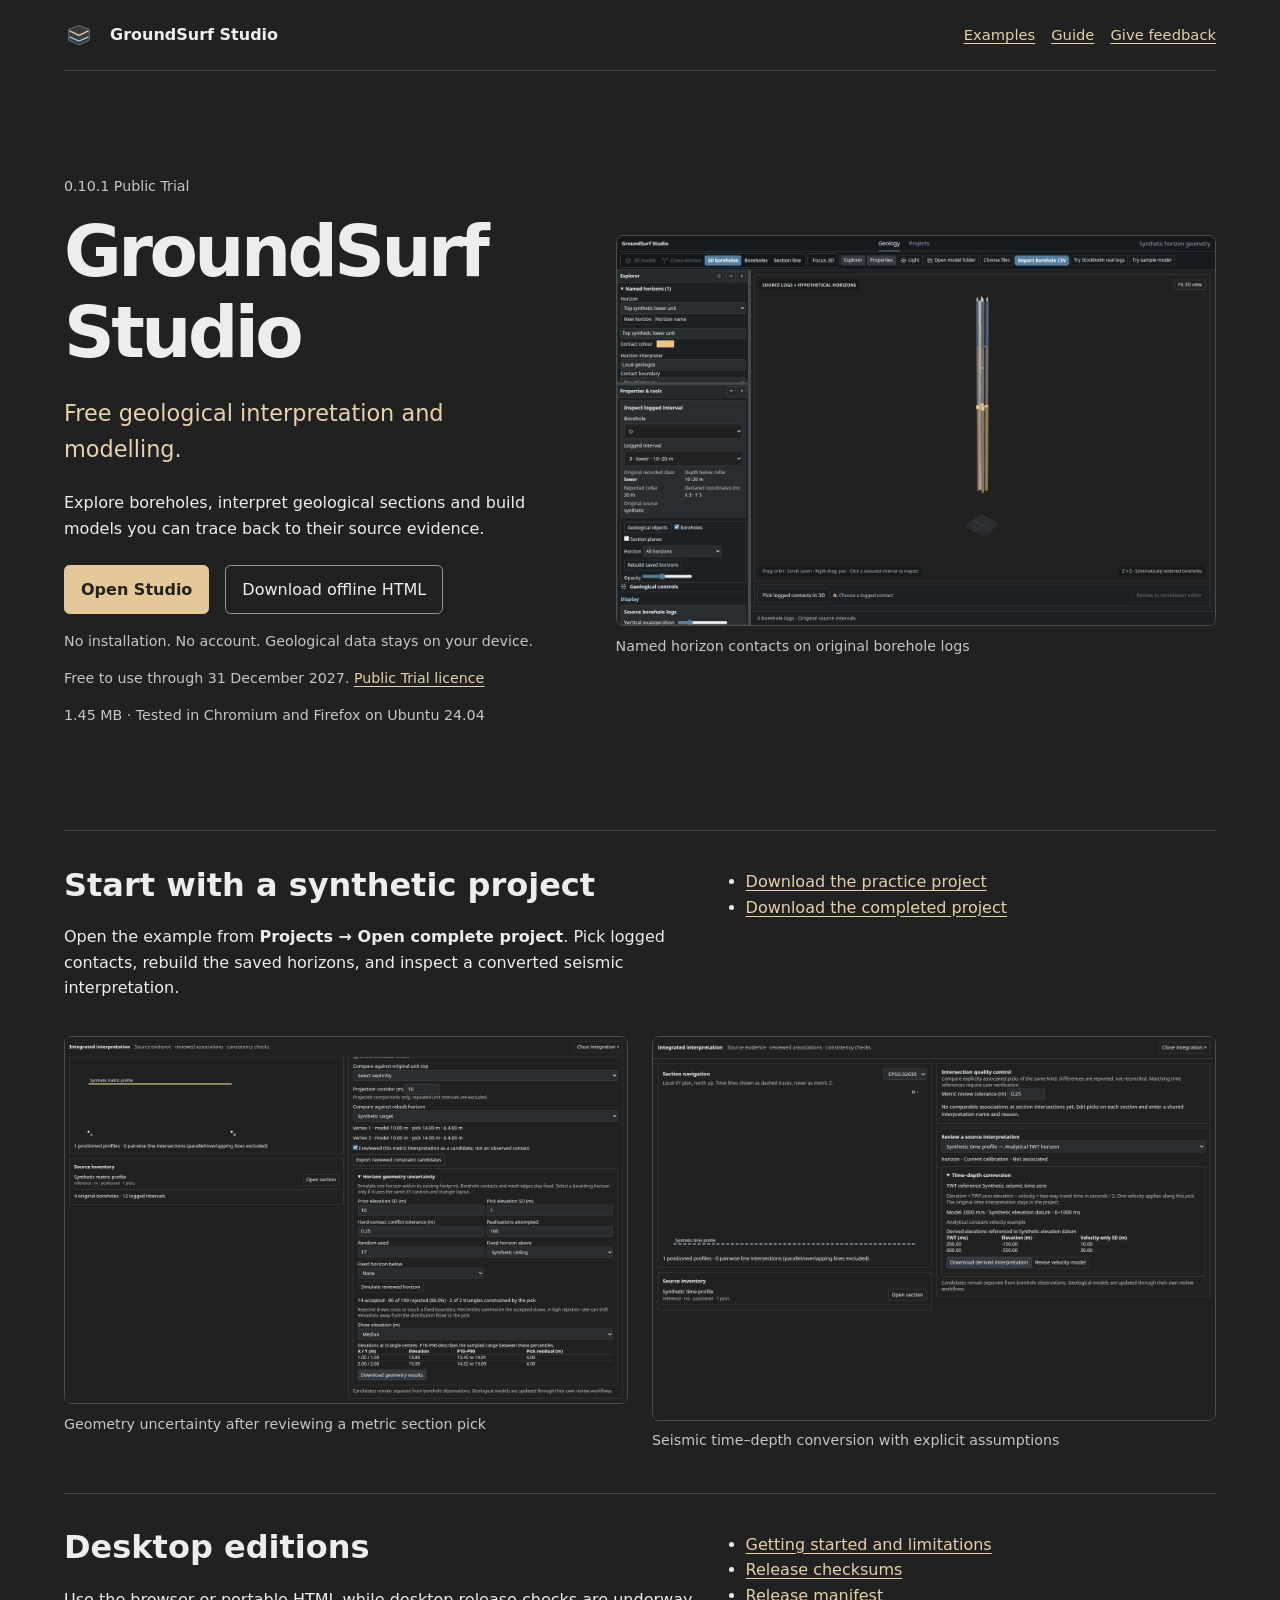
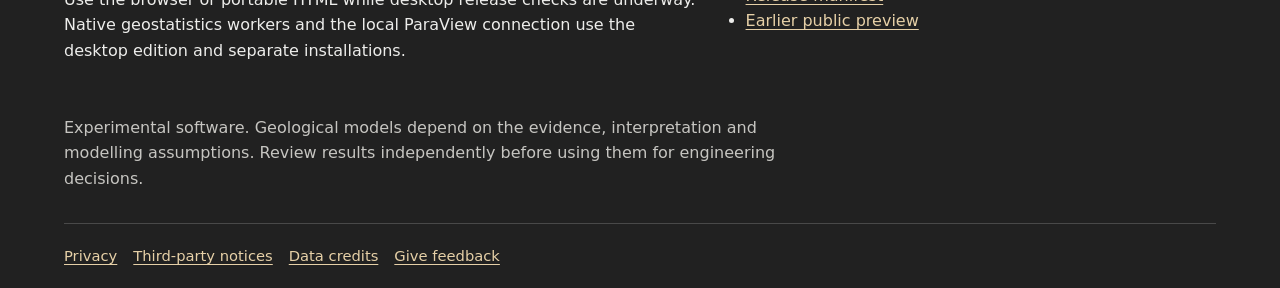
<file: index.html>
<!doctype html>
<html lang="en">
<head>
  <meta charset="utf-8">
  <meta name="viewport" content="width=device-width, initial-scale=1">
  <meta name="description" content="Free geological interpretation and modelling. Open GroundSurf Studio in your browser or download a single offline HTML file.">
  <title>GroundSurf Studio | Public Trial</title>
  <link rel="icon" href="assets/icon.svg" type="image/svg+xml">
  <link rel="stylesheet" href="assets/trial.css">
</head>
<body>
  <a class="skip" href="#main">Skip to content</a>
  <header class="top wrap">
    <a class="brand" href="./"><img src="assets/icon.svg" alt="" width="30" height="30"> GroundSurf Studio</a>
    <nav aria-label="Main navigation"><a href="#examples">Examples</a><a href="trial/guide.html">Guide</a>
      <a href="https://github.com/wtzet-eng/groundsurf-studio-web/issues">Give feedback</a></nav>
  </header>
  <main id="main" class="wrap">
    <section class="hero">
      <div>
        <p class="release">0.10.1 Public Trial</p>
        <h1>GroundSurf Studio</h1>
        <p class="lede">Free geological interpretation and modelling.</p>
        <p>Explore boreholes, interpret geological sections and build models you can trace back to their source evidence.</p>
        <div class="actions">
          <a class="button primary" href="trial/GroundSurf-Studio-0.10.1-trial.1-PORTABLE-OFFLINE.html">Open Studio</a>
          <a class="button" href="trial/GroundSurf-Studio-0.10.1-trial.1-PORTABLE-OFFLINE.html" download>Download offline HTML</a>
        </div>
        <p class="quiet">No installation. No account. Geological data stays on your device.</p>
        <p class="quiet">Free to use through 31 December 2027. <a href="trial/LICENSE-GROUNDSURF.txt">Public Trial licence</a></p>
        <p class="quiet">1.45 MB · Tested in Chromium and Firefox on Ubuntu 24.04</p>
      </div>
      <figure>
        <img src="trial/Named-horizon.png" alt="GroundSurf Studio showing named horizon contacts on four 3D borehole logs">
        <figcaption>Named horizon contacts on original borehole logs</figcaption>
      </figure>
    </section>
    <section id="examples" class="band">
      <div>
        <h2>Start with a synthetic project</h2>
        <p>Open the example from <strong>Projects → Open complete project</strong>. Pick logged contacts, rebuild the saved horizons, and inspect a converted seismic interpretation.</p>
      </div>
      <ul class="links">
        <li><a href="trial/Synthetic-project-continuity.zip" download>Download the practice project</a></li>
        <li><a href="trial/Synthetic-project-continuity-completed.zip" download>Download the completed project</a></li>
      </ul>
    </section>
    <section class="gallery" aria-label="Studio screenshots">
      <figure><img src="trial/Horizon-geometry.png" alt="Studio reports accepted horizon realizations and their elevation ranges" loading="lazy">
        <figcaption>Geometry uncertainty after reviewing a metric section pick</figcaption></figure>
      <figure><img src="trial/Time-depth.png" alt="Studio compares seismic travel times with converted elevations and their velocity-related uncertainty" loading="lazy">
        <figcaption>Seismic time–depth conversion with explicit assumptions</figcaption></figure>
    </section>
    <section class="band">
      <div><h2>Desktop editions</h2><p>Use the browser or portable HTML while desktop release checks are underway. Native geostatistics workers and the local ParaView connection use the desktop edition and separate installations.</p></div>
      <ul class="links">
        <li><a href="trial/guide.html">Getting started and limitations</a></li>
        <li><a href="trial/SHA256SUMS.txt">Release checksums</a></li>
        <li><a href="trial/release-manifest.json">Release manifest</a></li>
        <li><a href="preview/">Earlier public preview</a></li>
      </ul>
    </section>
    <p class="notice">Experimental software. Geological models depend on the evidence, interpretation and modelling assumptions. Review results independently before using them for engineering decisions.</p>
  </main>
  <footer class="wrap"><a href="privacy/">Privacy</a><a href="trial/THIRD-PARTY-NOTICES.txt">Third-party notices</a><a href="trial/DATA-NOTICES.txt">Data credits</a>
    <a href="https://github.com/wtzet-eng/groundsurf-studio-web/issues">Give feedback</a></footer>
</body>
</html>
</file>
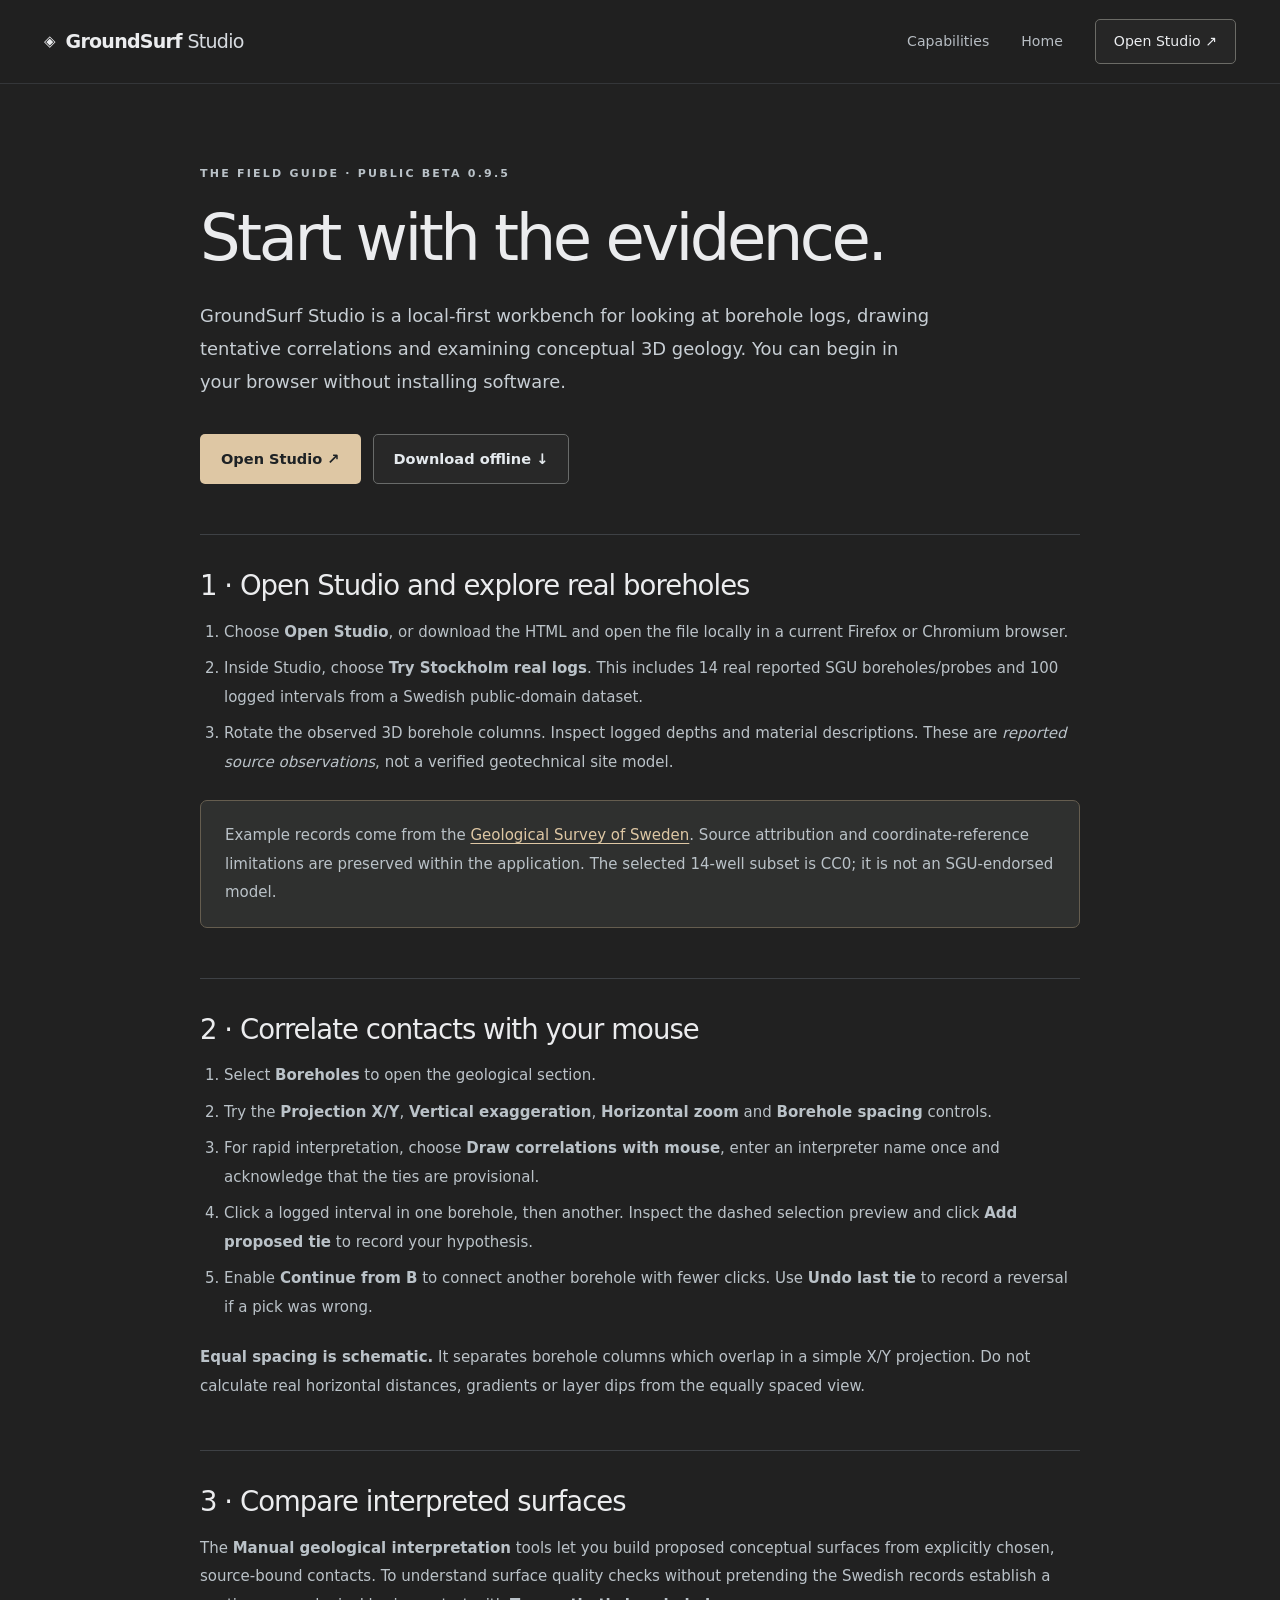
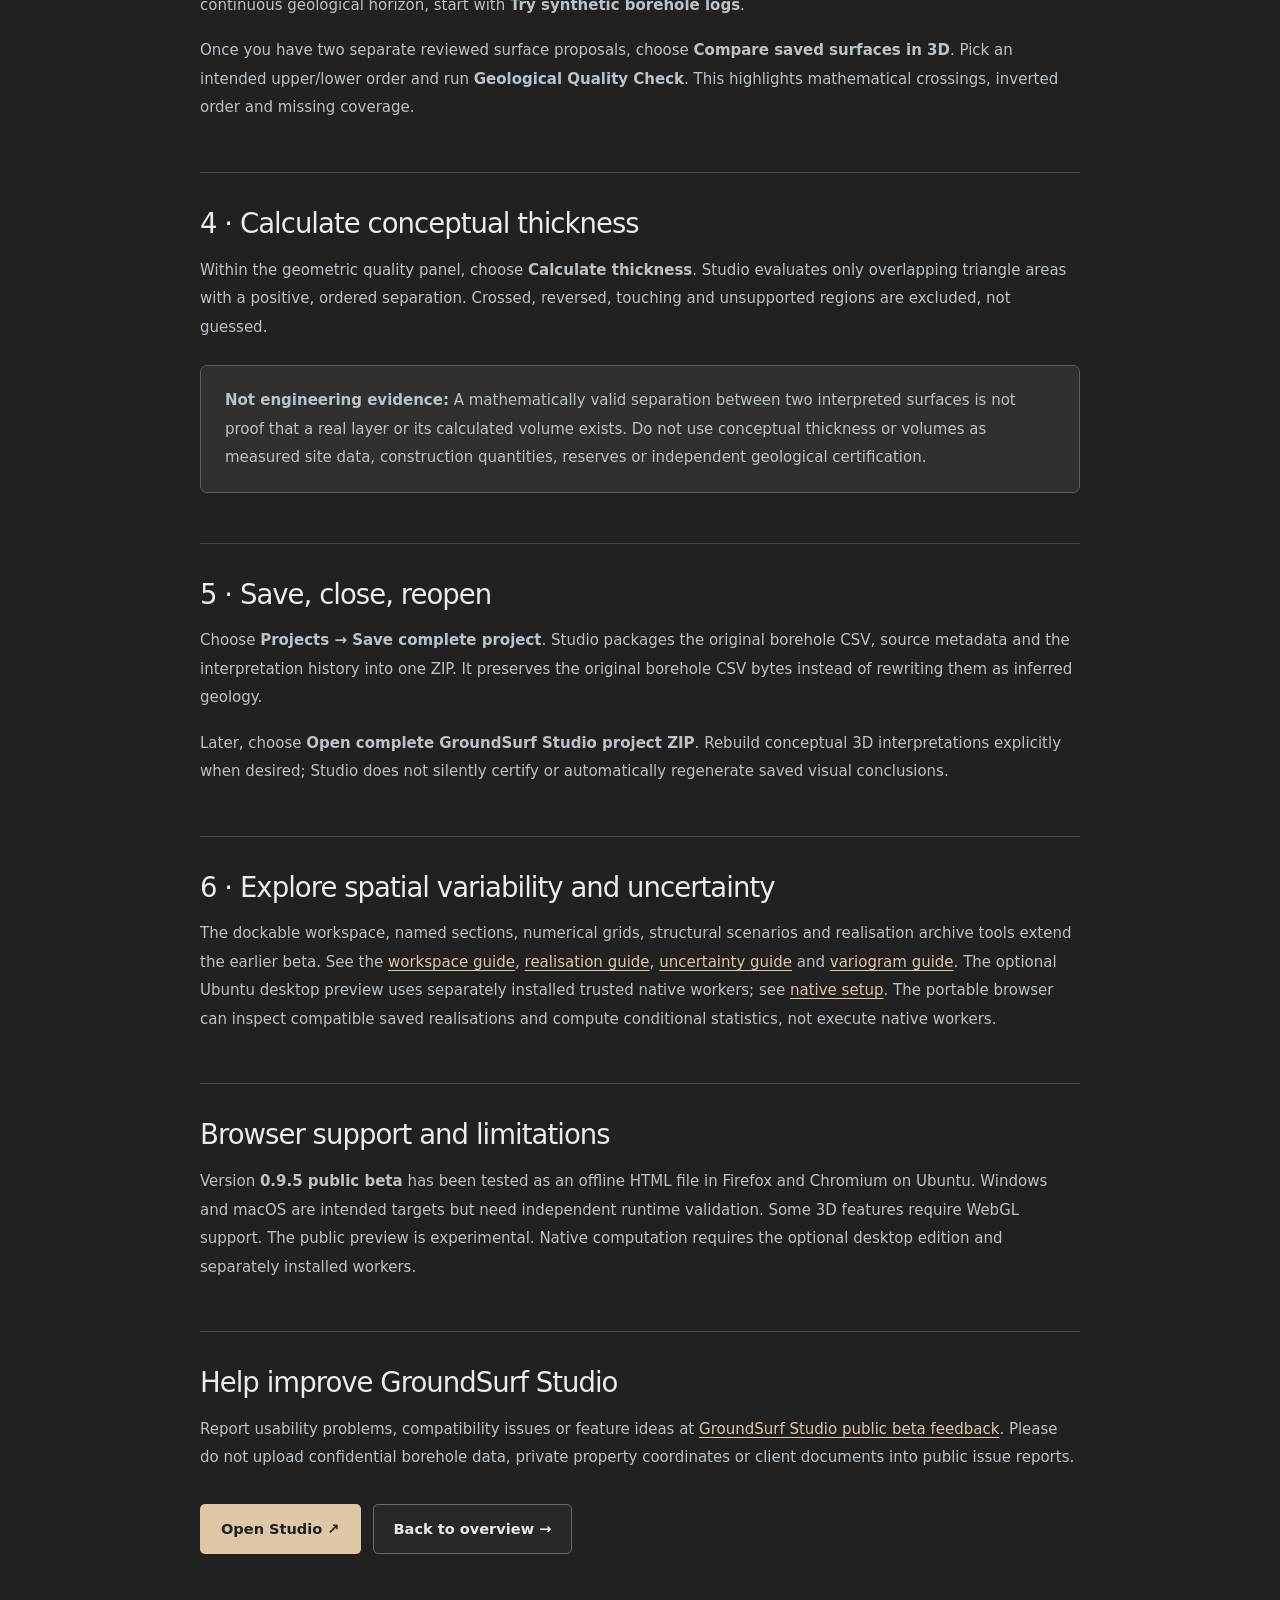
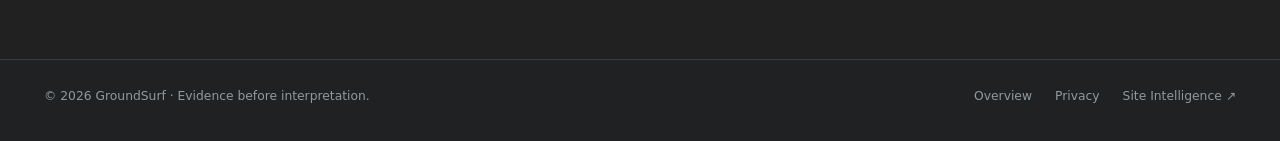
<file: guide/index.html>
<!doctype html>
<html lang="en"><head><meta charset="utf-8"><meta name="viewport" content="width=device-width,initial-scale=1">
<meta name="theme-color" content="#212121"><meta name="description" content="Start using GroundSurf Studio: import real boreholes, draw correlations, save project ZIPs and understand conceptual geological modelling limits.">
<title>Getting started — GroundSurf Studio</title><link rel="icon" href="../assets/icon.svg" type="image/svg+xml"><link rel="stylesheet" href="../assets/site.css"></head>
<body><a class="skip-link" href="#main">Skip to content</a>
<header class="topbar"><div class="shell nav-shell"><a class="brand" href="../"><span class="brand-mark" aria-hidden="true">◈</span><span class="brand-name">GroundSurf <span>Studio</span></span></a><nav class="nav-links" aria-label="Main navigation"><a href="../#capabilities">Capabilities</a><a href="../">Home</a><a class="nav-launch" href="../preview/">Open Studio ↗</a></nav></div></header>
<main id="main" class="shell content-page">
<p class="overline">THE FIELD GUIDE · PUBLIC BETA 0.9.5</p>
<h1>Start with the evidence.</h1>
<p class="intro">GroundSurf Studio is a local-first workbench for looking at borehole logs, drawing tentative correlations and examining conceptual 3D geology. You can begin in your browser without installing software.</p>
<div class="action-row"><a class="button button-primary" href="../preview/">Open Studio ↗</a><a class="button button-secondary" href="../download/GroundSurf-Studio-0.9.5-preview1.html" download="GroundSurf-Studio-0.9.5-preview1.html">Download offline ↓</a></div>
<h2>1 · Open Studio and explore real boreholes</h2>
<ol><li>Choose <strong>Open Studio</strong>, or download the HTML and open the file locally in a current Firefox or Chromium browser.</li><li>Inside Studio, choose <strong>Try Stockholm real logs</strong>. This includes 14 real reported SGU boreholes/probes and 100 logged intervals from a Swedish public-domain dataset.</li><li>Rotate the observed 3D borehole columns. Inspect logged depths and material descriptions. These are <em>reported source observations</em>, not a verified geotechnical site model.</li></ol>
<div class="callout"><p>Example records come from the <a href="https://www.sgu.se/en/" target="_blank" rel="noopener noreferrer">Geological Survey of Sweden</a>. Source attribution and coordinate-reference limitations are preserved within the application. The selected 14-well subset is CC0; it is not an SGU-endorsed model.</p></div>
<h2>2 · Correlate contacts with your mouse</h2>
<ol><li>Select <strong>Boreholes</strong> to open the geological section.</li><li>Try the <strong>Projection X/Y</strong>, <strong>Vertical exaggeration</strong>, <strong>Horizontal zoom</strong> and <strong>Borehole spacing</strong> controls.</li><li>For rapid interpretation, choose <strong>Draw correlations with mouse</strong>, enter an interpreter name once and acknowledge that the ties are provisional.</li><li>Click a logged interval in one borehole, then another. Inspect the dashed selection preview and click <strong>Add proposed tie</strong> to record your hypothesis.</li><li>Enable <strong>Continue from B</strong> to connect another borehole with fewer clicks. Use <strong>Undo last tie</strong> to record a reversal if a pick was wrong.</li></ol>
<p><strong>Equal spacing is schematic.</strong> It separates borehole columns which overlap in a simple X/Y projection. Do not calculate real horizontal distances, gradients or layer dips from the equally spaced view.</p>
<h2>3 · Compare interpreted surfaces</h2>
<p>The <strong>Manual geological interpretation</strong> tools let you build proposed conceptual surfaces from explicitly chosen, source-bound contacts. To understand surface quality checks without pretending the Swedish records establish a continuous geological horizon, start with <strong>Try synthetic borehole logs</strong>.</p>
<p>Once you have two separate reviewed surface proposals, choose <strong>Compare saved surfaces in 3D</strong>. Pick an intended upper/lower order and run <strong>Geological Quality Check</strong>. This highlights mathematical crossings, inverted order and missing coverage.</p>
<h2>4 · Calculate conceptual thickness</h2>
<p>Within the geometric quality panel, choose <strong>Calculate thickness</strong>. Studio evaluates only overlapping triangle areas with a positive, ordered separation. Crossed, reversed, touching and unsupported regions are excluded, not guessed.</p>
<div class="callout"><p><strong>Not engineering evidence:</strong> A mathematically valid separation between two interpreted surfaces is not proof that a real layer or its calculated volume exists. Do not use conceptual thickness or volumes as measured site data, construction quantities, reserves or independent geological certification.</p></div>
<h2>5 · Save, close, reopen</h2>
<p>Choose <strong>Projects → Save complete project</strong>. Studio packages the original borehole CSV, source metadata and the interpretation history into one ZIP. It preserves the original borehole CSV bytes instead of rewriting them as inferred geology.</p>
<p>Later, choose <strong>Open complete GroundSurf Studio project ZIP</strong>. Rebuild conceptual 3D interpretations explicitly when desired; Studio does not silently certify or automatically regenerate saved visual conclusions.</p>
<h2>6 · Explore spatial variability and uncertainty</h2><p>The dockable workspace, named sections, numerical grids, structural scenarios and realisation archive tools extend the earlier beta. See the <a href="WORKSPACE-0.9.4.md">workspace guide</a>, <a href="REALISATIONS-0.9.2.md">realisation guide</a>, <a href="UNCERTAINTY-0.9.3.md">uncertainty guide</a> and <a href="VARIOGRAMS-0.9.5.md">variogram guide</a>. The optional Ubuntu desktop preview uses separately installed trusted native workers; see <a href="NATIVE-GEOSTATISTICS-0.9.1.md">native setup</a>. The portable browser can inspect compatible saved realisations and compute conditional statistics, not execute native workers.</p><h2>Browser support and limitations</h2>
<p>Version <strong>0.9.5 public beta</strong> has been tested as an offline HTML file in Firefox and Chromium on Ubuntu. Windows and macOS are intended targets but need independent runtime validation. Some 3D features require WebGL support. The public preview is experimental. Native computation requires the optional desktop edition and separately installed workers.</p>
<h2>Help improve GroundSurf Studio</h2>
<p>Report usability problems, compatibility issues or feature ideas at <a href="https://github.com/wtzet-eng/groundsurf-studio-web/issues" target="_blank" rel="noopener noreferrer">GroundSurf Studio public beta feedback</a>. Please do not upload confidential borehole data, private property coordinates or client documents into public issue reports.</p>
<div class="action-row"><a class="button button-primary" href="../preview/">Open Studio ↗</a><a class="button button-secondary" href="../">Back to overview →</a></div>
</main><footer class="footer"><div class="shell footer-content"><span>© 2026 GroundSurf · Evidence before interpretation.</span><nav><a href="../">Overview</a><a href="../privacy/">Privacy</a><a href="https://groundsurf.net" target="_blank" rel="noopener noreferrer">Site Intelligence ↗</a></nav></div></footer></body></html>
</file>
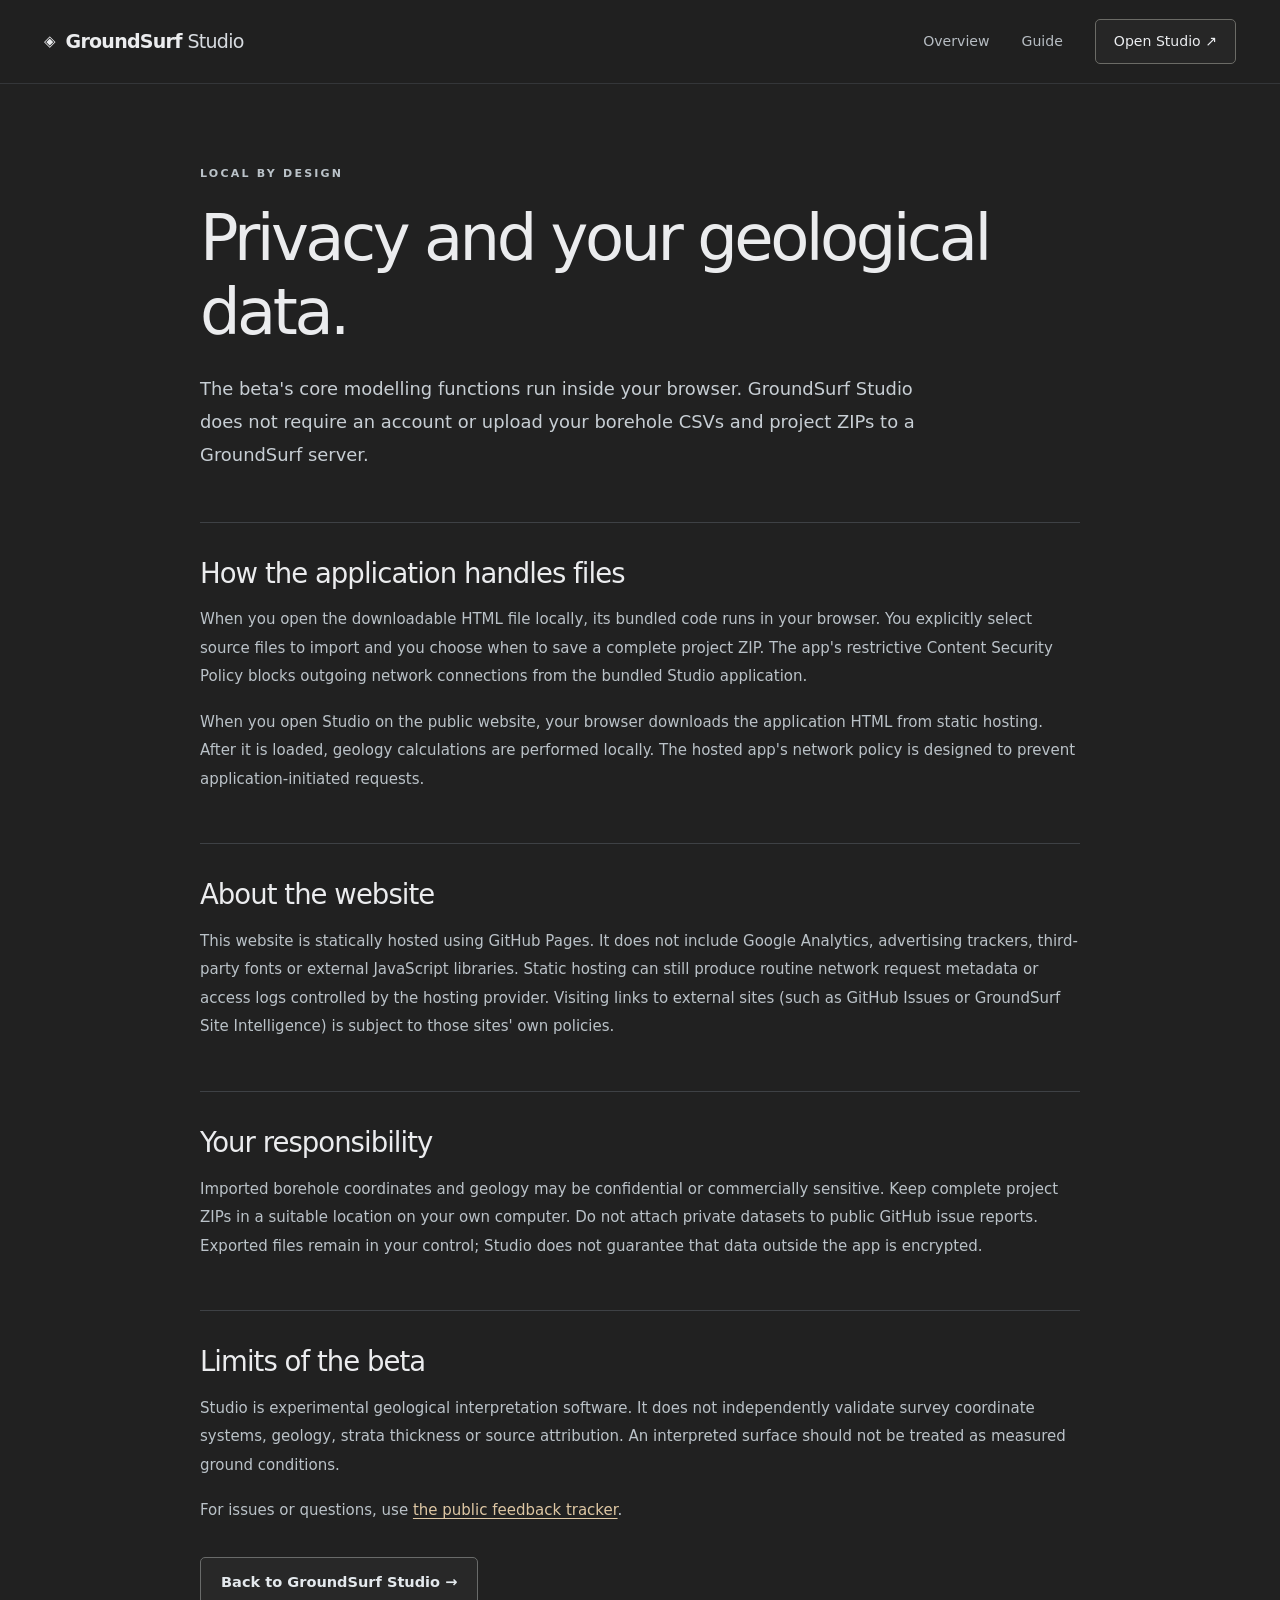
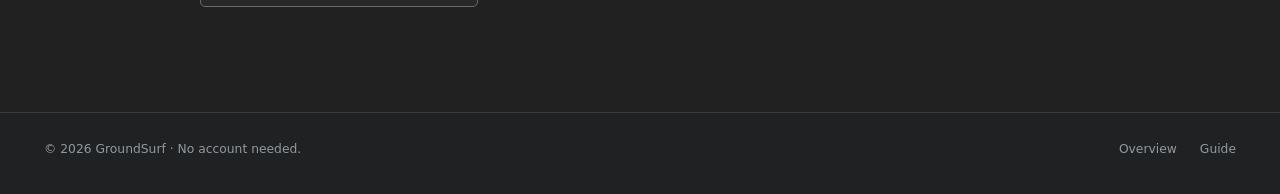
<file: privacy/index.html>
<!doctype html>
<html lang="en"><head><meta charset="utf-8"><meta name="viewport" content="width=device-width,initial-scale=1"><meta name="theme-color" content="#212121"><title>Privacy and local data — GroundSurf Studio</title><link rel="icon" href="../assets/icon.svg" type="image/svg+xml"><link rel="stylesheet" href="../assets/site.css"></head>
<body><a class="skip-link" href="#main">Skip to content</a><header class="topbar"><div class="shell nav-shell"><a class="brand" href="../"><span class="brand-mark" aria-hidden="true">◈</span><span class="brand-name">GroundSurf <span>Studio</span></span></a><nav class="nav-links"><a href="../">Overview</a><a href="../guide/">Guide</a><a class="nav-launch" href="../app/">Open Studio ↗</a></nav></div></header>
<main id="main" class="shell content-page">
<p class="overline">LOCAL BY DESIGN</p><h1>Privacy and your geological data.</h1>
<p class="intro">The beta's core modelling functions run inside your browser. GroundSurf Studio does not require an account or upload your borehole CSVs and project ZIPs to a GroundSurf server.</p>
<h2>How the application handles files</h2><p>When you open the downloadable HTML file locally, its bundled code runs in your browser. You explicitly select source files to import and you choose when to save a complete project ZIP. The app's restrictive Content Security Policy blocks outgoing network connections from the bundled Studio application.</p>
<p>When you open Studio on the public website, your browser downloads the application HTML from static hosting. After it is loaded, geology calculations are performed locally. The hosted app's network policy is designed to prevent application-initiated requests.</p>
<h2>About the website</h2><p>This website is statically hosted using GitHub Pages. It does not include Google Analytics, advertising trackers, third-party fonts or external JavaScript libraries. Static hosting can still produce routine network request metadata or access logs controlled by the hosting provider. Visiting links to external sites (such as GitHub Issues or GroundSurf Site Intelligence) is subject to those sites' own policies.</p>
<h2>Your responsibility</h2><p>Imported borehole coordinates and geology may be confidential or commercially sensitive. Keep complete project ZIPs in a suitable location on your own computer. Do not attach private datasets to public GitHub issue reports. Exported files remain in your control; Studio does not guarantee that data outside the app is encrypted.</p>
<h2>Limits of the beta</h2><p>Studio is experimental geological interpretation software. It does not independently validate survey coordinate systems, geology, strata thickness or source attribution. An interpreted surface should not be treated as measured ground conditions.</p>
<p>For issues or questions, use <a href="https://github.com/wtzet-eng/groundsurf-studio-web/issues" target="_blank" rel="noopener noreferrer">the public feedback tracker</a>.</p><div class="action-row"><a class="button button-secondary" href="../">Back to GroundSurf Studio →</a></div></main>
<footer class="footer"><div class="shell footer-content"><span>© 2026 GroundSurf · No account needed.</span><nav><a href="../">Overview</a><a href="../guide/">Guide</a></nav></div></footer></body></html>
</file>
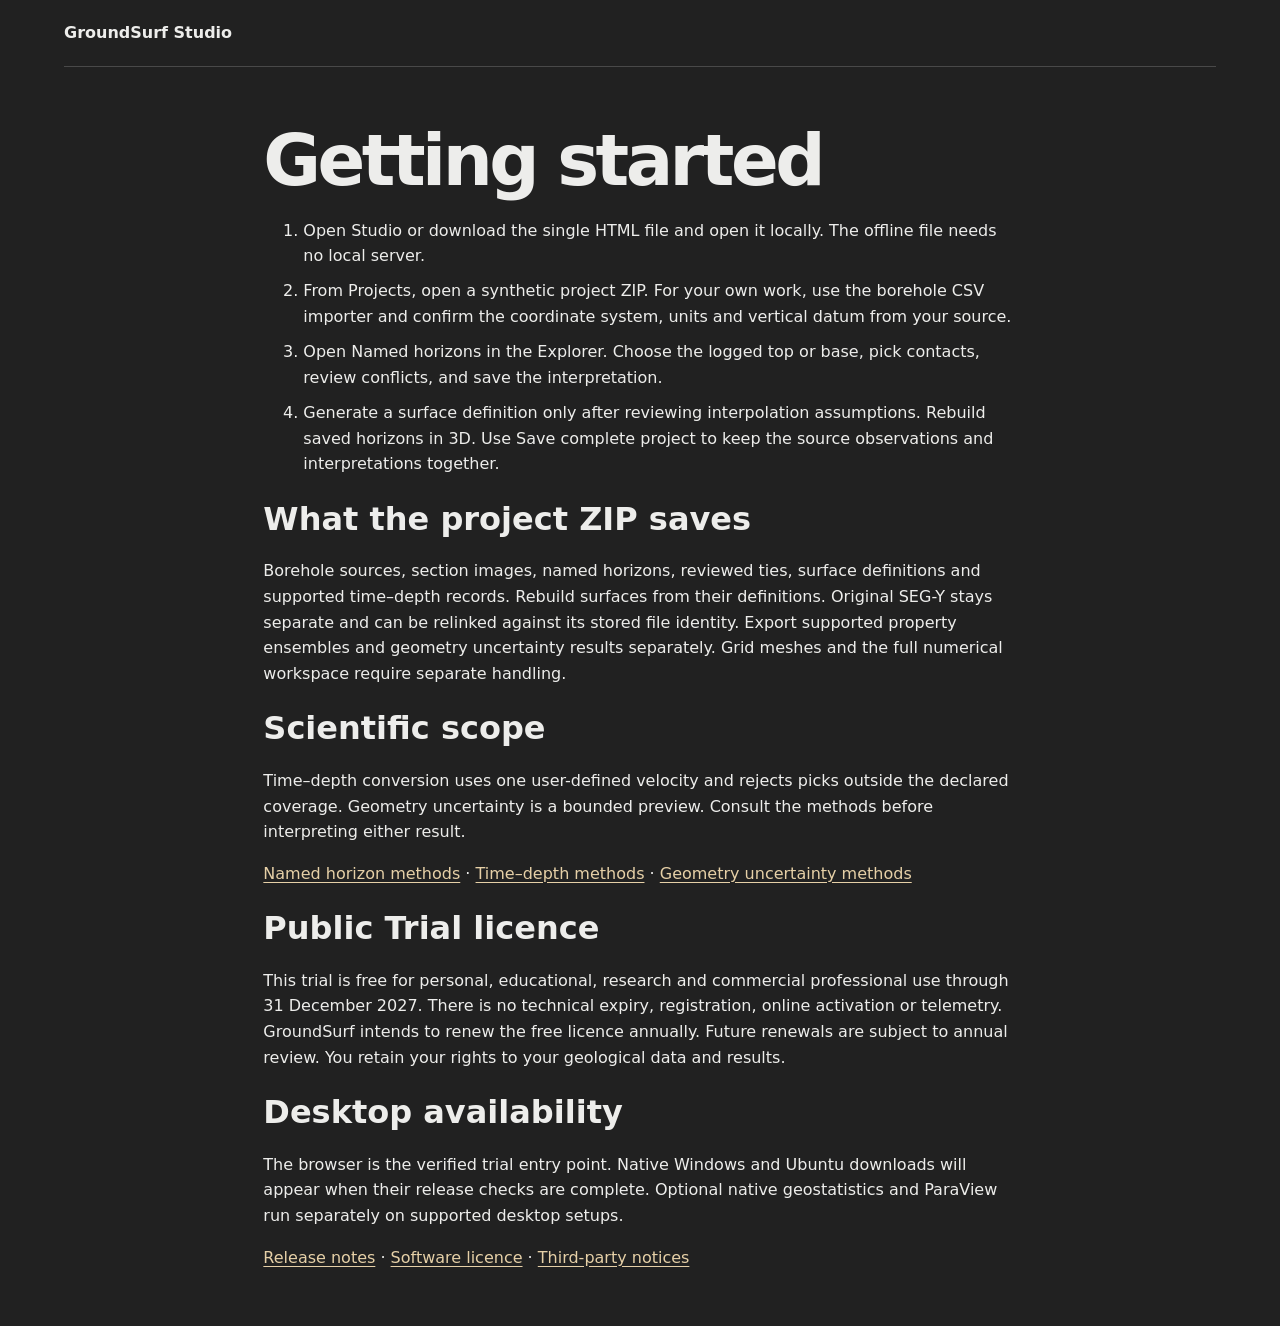
<file: trial/guide.html>
<!doctype html>
<html lang="en">
<head>
  <meta charset="utf-8">
  <meta name="viewport" content="width=device-width, initial-scale=1">
  <title>Getting started | GroundSurf Studio</title>
  <link rel="stylesheet" href="../assets/trial.css">
</head>
<body>
  <header class="wrap top"><a class="brand" href="../">GroundSurf Studio</a></header>
  <main class="wrap article">
    <h1>Getting started</h1>
    <ol>
      <li>Open Studio or download the single HTML file and open it locally. The offline file needs no local server.</li>
      <li>From Projects, open a synthetic project ZIP. For your own work, use the borehole CSV importer and confirm the coordinate system, units and vertical datum from your source.</li>
      <li>Open Named horizons in the Explorer. Choose the logged top or base, pick contacts, review conflicts, and save the interpretation.</li>
      <li>Generate a surface definition only after reviewing interpolation assumptions. Rebuild saved horizons in 3D. Use Save complete project to keep the source observations and interpretations together.</li>
    </ol>
    <h2>What the project ZIP saves</h2>
    <p>Borehole sources, section images, named horizons, reviewed ties, surface definitions and supported time–depth records. Rebuild surfaces from their definitions. Original SEG-Y stays separate and can be relinked against its stored file identity. Export supported property ensembles and geometry uncertainty results separately. Grid meshes and the full numerical workspace require separate handling.</p>
    <h2>Scientific scope</h2>
    <p>Time–depth conversion uses one user-defined velocity and rejects picks outside the declared coverage. Geometry uncertainty is a bounded preview. Consult the methods before interpreting either result.</p>
    <p><a href="CONSOLIDATION-0.10.1.md">Named horizon methods</a> · <a href="TIME-DEPTH-0.10.1.md">Time–depth methods</a> · <a href="HORIZON-GEOMETRY-0.10.0.md">Geometry uncertainty methods</a></p>
    <h2>Public Trial licence</h2>
    <p>This trial is free for personal, educational, research and commercial professional use through 31 December 2027. There is no technical expiry, registration, online activation or telemetry. GroundSurf intends to renew the free licence annually. Future renewals are subject to annual review. You retain your rights to your geological data and results.</p>
    <h2>Desktop availability</h2>
    <p>The browser is the verified trial entry point. Native Windows and Ubuntu downloads will appear when their release checks are complete. Optional native geostatistics and ParaView run separately on supported desktop setups.</p>
    <p><a href="RELEASE-NOTES.txt">Release notes</a> · <a href="LICENSE-GROUNDSURF.txt">Software licence</a> · <a href="THIRD-PARTY-NOTICES.txt">Third-party notices</a></p>
  </main>
</body>
</html>
</file>
<file: assets/trial.css>
:root {
  color-scheme: dark;
  font: 16px/1.6 system-ui, sans-serif;
  background: #212121;
  color: #ededeb;
}
* { box-sizing: border-box; }
body { margin: 0; }
a { color: #e6d0a7; text-underline-offset: .2em; }
a:focus-visible { outline: 2px solid #efd398; outline-offset: 4px; }
.wrap { width: min(1152px, calc(100% - 2.5rem)); margin-inline: auto; }
.skip { position: absolute; left: 1rem; top: -5rem; }
.skip:focus { top: 1rem; }
.top, nav, footer, .actions, .brand { display: flex; align-items: center; gap: 1rem; flex-wrap: wrap; }
.top { justify-content: space-between; padding: 1.25rem 0; border-bottom: 1px solid #494949; }
.brand { color: #ededeb; text-decoration: none; font-weight: 600; }
nav a, footer a { font-size: .92rem; }
.hero { display: grid; grid-template-columns: 1fr 1.2fr; align-items: center; gap: clamp(1.5rem, 4vw, 4rem); padding: clamp(2.5rem, 7vw, 6rem) 0; }
h1, h2 { line-height: 1.15; font-weight: 650; }
h1 { font-size: clamp(2.35rem, 5.5vw, 4.8rem); letter-spacing: -.05em; margin: .2em 0; }
h2 { font-size: clamp(1.4rem, 2.7vw, 2rem); margin-block: 0 .65em; }
.lede { color: #e8d2ad; font-size: clamp(1.14rem, 2vw, 1.4rem); }
.release, .quiet, figcaption { color: #c6c5c1; font-size: .89rem; }
.actions { margin-block: 1.5rem 1rem; }
.button { display: inline-block; padding: .65rem 1rem; border: 1px solid #9e9789; border-radius: .35rem; color: #f0efed; text-decoration: none; }
.button:hover { background: #323331; }
.primary { background: #e4c898; color: #25221d; border-color: #e4c898; font-weight: 650; }
.primary:hover { background: #f0dbb6; }
figure { margin: 0; min-width: 0; }
figure img { display: block; width: 100%; height: auto; border: 1px solid #4d4d4d; border-radius: .45rem; }
figcaption { padding: .55rem 0; }
.band { border-top: 1px solid #494949; padding: 2.2rem 0; display: grid; grid-template-columns: 1.3fr 1fr; gap: 1.5rem; }
.band p { margin-bottom: 0; }
.links { margin-block: .15rem; padding-left: 1.25rem; }
.gallery { display: grid; grid-template-columns: repeat(2, minmax(0, 1fr)); gap: 1.5rem; padding-bottom: 2rem; }
.notice { color: #c6c5c1; max-width: 76ch; margin-bottom: 2rem; }
footer { padding: 1.25rem 0; border-top: 1px solid #494949; }
.article { max-width: 74ch; padding-block: 2.5rem; }
.article h2 { margin-top: 1.5rem; }
.article li { margin: .6rem 0; }
@media (max-width: 760px) {
  .hero, .band, .gallery { grid-template-columns: 1fr; }
  .top { gap: .5rem 1rem; }
}
</file>
<file: assets/site.css>
:root{color-scheme:dark;--ground:#212121;--ink:#ebecee;--muted:#b1b5bb;--quiet:#858c94;--line:#393b3f;--panel:#27292c;--panel2:#2d3034;--soft:#34383b;--sand:#dec7a4;--blue:#abc6d6;--shadow:0 24px 72px #00000040;font-family:Inter,"Segoe UI",system-ui,-apple-system,BlinkMacSystemFont,sans-serif;-webkit-font-smoothing:antialiased;text-rendering:optimizeLegibility;font-optical-sizing:auto}
*,*:before,*:after{box-sizing:border-box}
html{scroll-behavior:smooth;scroll-padding-top:90px}
body{margin:0;min-width:320px;background:var(--ground);color:var(--ink);line-height:1.65;font-size:15px}
h1,h2,h3,p,figure{margin:0}
h1,h2,h3{line-height:1.15;font-weight:530;letter-spacing:-.035em}
h1{font-size:clamp(3rem,5.3vw,5.8rem);letter-spacing:-.055em}
h2{font-size:clamp(2rem,3.1vw,3.25rem)}
h3{font-size:1.19rem;letter-spacing:-.02em}
a{color:inherit;text-decoration:none}
a:hover{text-decoration:none}
button,input,select{font:inherit}
a:focus-visible,button:focus-visible{outline:2px solid var(--sand);outline-offset:4px;border-radius:4px}
img{max-width:100%;height:auto;display:block}
.shell{width:min(1230px,calc(100% - 88px));margin-inline:auto}
.skip-link{position:absolute;z-index:100;transform:translateY(-130%);top:10px;left:20px;background:var(--sand);color:#1c1c1c;padding:8px 12px}.skip-link:focus{transform:none}
.topbar{border-bottom:1px solid #343639;background:#212121eb;position:sticky;z-index:50;top:0;backdrop-filter:blur(18px)}
.nav-shell{min-height:83px;display:flex;align-items:center;justify-content:space-between;gap:35px}
.brand{display:inline-flex;align-items:center;gap:10px;flex-shrink:0}.brand-mark{display:grid;place-items:center}.brand-name{font-size:1.19rem;letter-spacing:-.04em;font-weight:650}.brand-name span{font-weight:390;color:#d7dbe0}
.nav-links{display:flex;align-items:center;gap:32px;color:#b7bdc3;font-size:.88rem}
.nav-links a{white-space:nowrap;transition:color .2s}.nav-links a:hover,.footer a:hover,.inline-link:hover{color:var(--sand)}
.nav-links .nav-launch{color:#ebedf0;border:1px solid #6b6b66;padding:10px 18px;border-radius:5px;background:#ffffff07}
.nav-links .nav-launch:hover{border-color:var(--sand);color:var(--sand)}
.hero{padding-top:86px;padding-bottom:87px;display:grid;grid-template-columns: .91fr 1.09fr;gap:58px;align-items:center;min-height:690px}
.hero-text{max-width:570px}.eyebrow,.overline{letter-spacing:.2em;text-transform:uppercase;font-size:.69rem;font-weight:650;color:var(--sand)}
.eyebrow{display:inline-flex;align-items:center;gap:9px;padding:8px 11px;border-radius:4px;border:1px solid #675d4d;background:#4b433526;margin-bottom:29px}
.status-dot{display:inline-block;width:7px;height:7px;border-radius:50%;background:var(--sand);box-shadow:0 0 0 3px #d2bc991d}
.hero h1 em{font-style:normal;color:var(--sand)}.hero-lead{font-size:1.13rem;color:#d1d6da;max-width:520px;line-height:1.8;margin-top:26px}
.hero-aside{color:#9fa6ac;margin-top:16px;line-height:1.8;max-width:470px}
.action-row{display:flex;align-items:center;flex-wrap:wrap;gap:12px;margin-top:32px}
.button{min-height:47px;display:inline-flex;align-items:center;justify-content:center;gap:28px;padding:12px 20px;border-radius:5px;font-size:.91rem;font-weight:620;transition:transform .18s,background-color .18s,border-color .18s,box-shadow .18s;border:1px solid transparent;white-space:nowrap}
.button span{font-size:1.11em}.button:hover{transform:translateY(-2px);box-shadow:0 5px 18px #0002}
.button-primary{background:var(--sand);color:#1e2225}.button-primary:hover{background:#f1ddbd}
.button-secondary{background:#ffffff08;color:#e4e9ed;border-color:#696b6a}.button-secondary:hover{border-color:#c7b9a1;background:#ffffff0e}
.micro{font-size:.78rem;color:#9199a0;margin-top:20px;letter-spacing:.005em}.inline-release{color:#d8c5a6;text-decoration:underline;text-underline-offset:2px}.inline-release:hover{color:#f5dfbc}
.hero-visual{min-width:0;position:relative}.hero-visual:before{content:"";position:absolute;inset:14% 10% 5%;background:#a4c0bf19;filter:blur(75px);pointer-events:none}
.visual-window{background:#17191a;position:relative;border:1px solid #4c5053;border-radius:11px;box-shadow:var(--shadow);overflow:hidden;transform:perspective(1600px) rotateY(-3deg) rotateX(1deg)}
.window-bar{height:43px;background:#2b2d30;border-bottom:1px solid #44464a;display:flex;align-items:center;justify-content:space-between;gap:10px;padding:0 14px;font-size:.68rem;color:#c8cdd1;letter-spacing:.025em}
.traffic-dots{display:flex;gap:5px}.traffic-dots i{display:block;width:7px;height:7px;border-radius:100%;background:#687074}.traffic-dots i:first-child{background:#b99b81}.traffic-dots i:nth-child(2){background:#9da6aa}
.window-state{font-weight:700;font-size:.61rem;letter-spacing:.16em;color:var(--sand)}
.visual-window img{height:455px;width:100%;object-fit:cover;object-position:center top;filter:saturate(.9)}
.visual-caption{position:relative;margin-top:17px;font-size:.75rem;color:#959da4;text-align:center}
.separator{height:1px;background:var(--line)}
.principle{min-height:154px;display:flex;align-items:center;gap:27px;color:#d7dbde}
.quote-symbol{font-family:Georgia,serif;font-size:5rem;color:#96846d;line-height:0;margin-top:28px}
.principle p{font-size:clamp(1.03rem,1.5vw,1.32rem);letter-spacing:-.015em;font-weight:320}.principle strong{font-weight:640;color:var(--sand)}
.principle-aside{margin-left:auto;font-size:.74rem;color:#848c94;white-space:nowrap}
.section{padding-top:105px;padding-bottom:105px}
.section-heading{max-width:710px;margin-bottom:43px}.section-heading h2{margin-top:15px;max-width:640px}.section-heading>p:last-child{color:#aeb6bc;line-height:1.8;margin-top:20px;max-width:580px}
.feature-grid{display:grid;grid-template-columns:repeat(4,minmax(0,1fr));gap:1px;background:var(--line);border:1px solid var(--line);border-radius:9px;overflow:hidden}
.feature{padding:32px 26px 35px;background:#27292b;min-height:276px}
.feature-index{font-size:.69rem;letter-spacing:.09em;text-transform:uppercase;color:#bba98e;display:block;margin-bottom:29px}
.feature h3{font-weight:600;margin-bottom:17px}.feature p{color:#aeb7bf;line-height:1.75;font-size:.89rem}
.section-split{display:grid;grid-template-columns:.85fr 1.15fr;gap:82px;align-items:center}
.split-copy h2{margin-top:16px;margin-bottom:34px;max-width:460px}
.step{display:grid;grid-template-columns:40px 1fr;gap:16px;border-top:1px solid var(--line);padding-top:20px;margin-top:20px}
.step>span{font-size:.81rem;color:var(--sand);font-weight:700}.step h3{font-size:1.01rem;font-weight:600;margin-bottom:8px}.step p{font-size:.88rem;color:#aeb7bf;max-width:460px;line-height:1.7}
.workflow-figure{border:1px solid #4a4e51;background:#2b2d30;border-radius:9px;overflow:hidden;box-shadow:0 15px 50px #0002}
.workflow-figure img{width:100%;max-height:480px;object-fit:cover;object-position:left center}
.workflow-figure figcaption{border-top:1px solid #43484a;padding:13px 18px;color:#a8b1b8;font-size:.78rem}
.assurance{padding:70px;display:grid;grid-template-columns:1.25fr .9fr;gap:88px;border:1px solid #4a4843;border-radius:10px;background:linear-gradient(140deg,#2e3032,#292b2d)}
.assurance h2{margin-top:16px}.assurance p:not(.overline){max-width:515px;color:#bac2c8;margin-top:23px;line-height:1.8}
.inline-link{display:inline-flex;gap:13px;align-items:center;color:var(--sand);font-weight:600;font-size:.88rem;margin-top:23px}
.assurance-points{align-self:center;display:grid;gap:0}.assurance-points div{display:grid;grid-template-columns:48px 1fr;gap:7px;padding:17px 0;border-bottom:1px solid #4e5151}.assurance-points div:first-child{border-top:1px solid #4e5151}.assurance-points strong{color:var(--sand);font-size:.79rem}.assurance-points span{font-size:.9rem;color:#e2e5e6}
.beta-note{margin-top:100px;display:grid;grid-template-columns:1fr auto;gap:45px;align-items:center;padding-bottom:90px}.beta-note h2{margin-top:13px}.beta-note p:last-child{color:#aeb7bf;max-width:800px;margin-top:18px;line-height:1.8}
.beta-links{display:flex;flex-direction:column;gap:14px;align-items:flex-start}.beta-links .inline-link{margin-top:4px}
.final-cta{border-top:1px solid var(--line);text-align:center;padding:110px 0 120px}.final-cta h2{max-width:710px;margin:18px auto 0}.action-row-center{justify-content:center}
.footer{border-top:1px solid var(--line);padding:26px 0 35px;background:#202122}
.footer-content{display:flex;align-items:center;justify-content:space-between;gap:30px;font-size:.77rem;color:#9099a0}
.footer-content nav{display:flex;gap:23px;flex-wrap:wrap}
.content-page{padding:68px 0 105px;max-width:880px}.content-page h1{font-size:clamp(2.7rem,5vw,4.4rem);margin:16px 0 23px}
.content-page .intro{font-size:1.12rem;line-height:1.85;color:#c7ced4;max-width:740px;margin-bottom:36px}
.content-page h2{font-size:1.72rem;margin:50px 0 16px;border-top:1px solid #3e4145;padding-top:35px}
.content-page h3{font-size:1.13rem;margin:28px 0 12px}
.content-page p,.content-page li{color:#bac2c8;line-height:1.9}
.content-page p{margin:12px 0 17px}
.content-page ol,.content-page ul{padding-left:24px;margin:14px 0 22px}
.content-page li{margin:8px 0}
.content-page a:not(.button):not(.brand){color:var(--sand);text-decoration:underline;text-underline-offset:3px}
.callout{border:1px solid #655d4f;border-radius:7px;background:#2f302f;padding:20px 24px;margin:24px 0;color:#e6d7be}
.callout p{margin:0}
.code-note{font: .87rem/1.8 ui-monospace,SFMono-Regular,Consolas,monospace;background:#161819;border:1px solid var(--line);padding:18px;border-radius:7px;overflow-wrap:anywhere;color:#c9d7e0}
@media(max-width:1150px){.hero{gap:35px}.feature{padding:27px 20px}.section-split{gap:45px}.assurance{padding:50px;gap:45px}.principle-aside{display:none}}
@media(max-width:920px){.shell{width:min(100% - 48px,1230px)}.hero{grid-template-columns:1fr;min-height:unset;padding:70px 0}.hero-text{max-width:690px}.hero h1{max-width:750px}.hero-visual{max-width:800px}.visual-window{transform:none}.feature-grid{grid-template-columns:repeat(2,1fr)}.feature{min-height:unset}.section-split{grid-template-columns:1fr}.workflow-figure{max-width:850px}.assurance{grid-template-columns:1fr;gap:25px}.beta-note{grid-template-columns:1fr}.beta-links{flex-direction:row;align-items:center}.nav-links{gap:16px}}
@media(max-width:640px){.shell{width:calc(100% - 36px)}.nav-shell{min-height:76px;flex-wrap:wrap;gap:10px;padding:13px 0}.brand-name{font-size:1.08rem}.brand-mark svg{width:33px;height:33px}.nav-links{gap:14px;font-size:.75rem;width:100%;justify-content:space-between}.nav-links>a:nth-child(2){display:none}.nav-links .nav-launch{padding:7px 11px}.hero{padding:55px 0 55px;gap:35px}.eyebrow{margin-bottom:22px}.hero h1{font-size:clamp(2.7rem,9.2vw,4rem)}.hero-lead{font-size:1.03rem}.action-row{align-items:stretch}.action-row .button{width:100%;justify-content:space-between}.visual-window img{height:280px}.window-bar{font-size:.6rem;padding:0 9px}.window-state{display:none}.principle{min-height:130px;gap:16px}.principle p{font-size:.98rem}.quote-symbol{font-size:3rem}.section{padding:65px 0}.feature-grid{grid-template-columns:1fr}.feature{padding:25px 26px}.feature-index{margin-bottom:16px}.section-split{gap:35px}.assurance{padding:30px 24px}.beta-note{margin-top:65px;padding-bottom:70px}.beta-links{flex-direction:column;align-items:flex-start}.final-cta{padding:70px 0 85px}.footer-content{flex-direction:column;align-items:flex-start;gap:15px}.footer-content nav{gap:18px}.content-page{padding-top:40px}.content-page h2{margin-top:32px;padding-top:30px}}
@media(prefers-reduced-motion:reduce){html{scroll-behavior:auto}.button,.nav-links a{transition:none}.button:hover{transform:none}}
</file>
